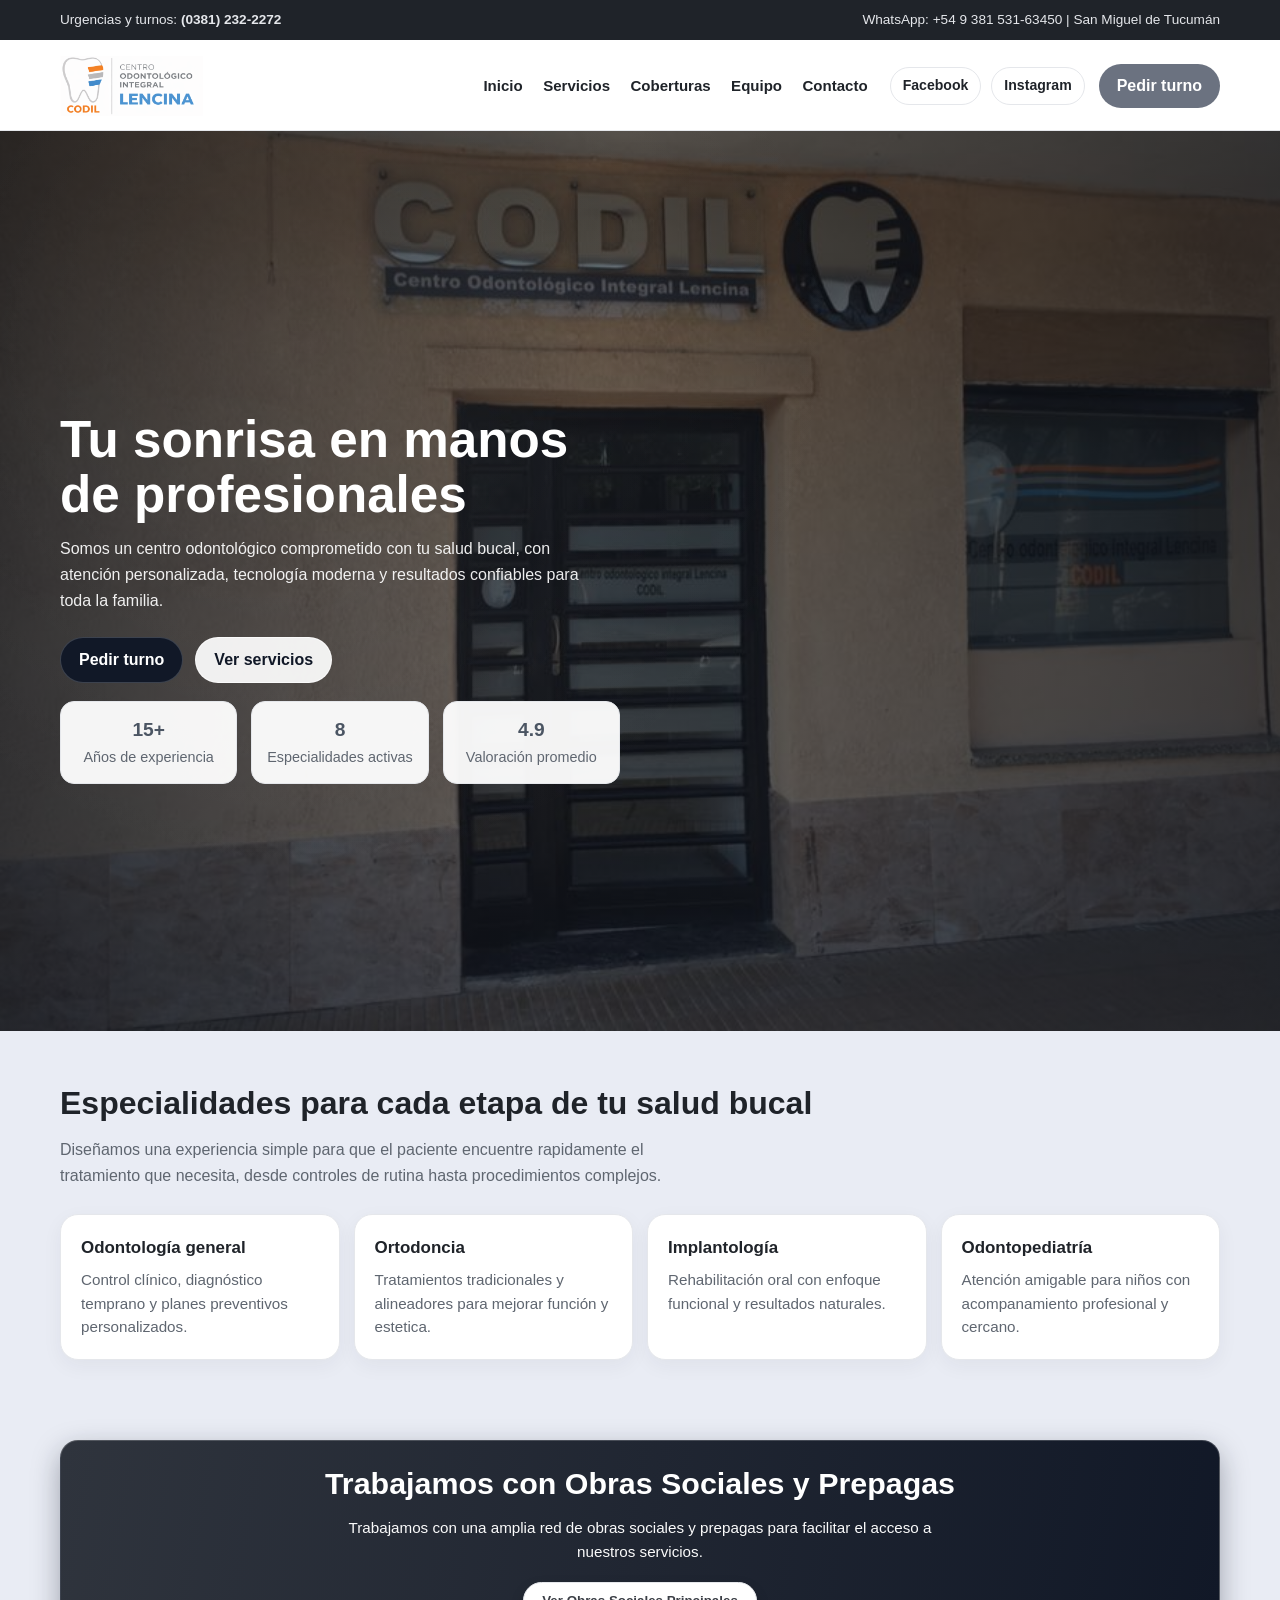
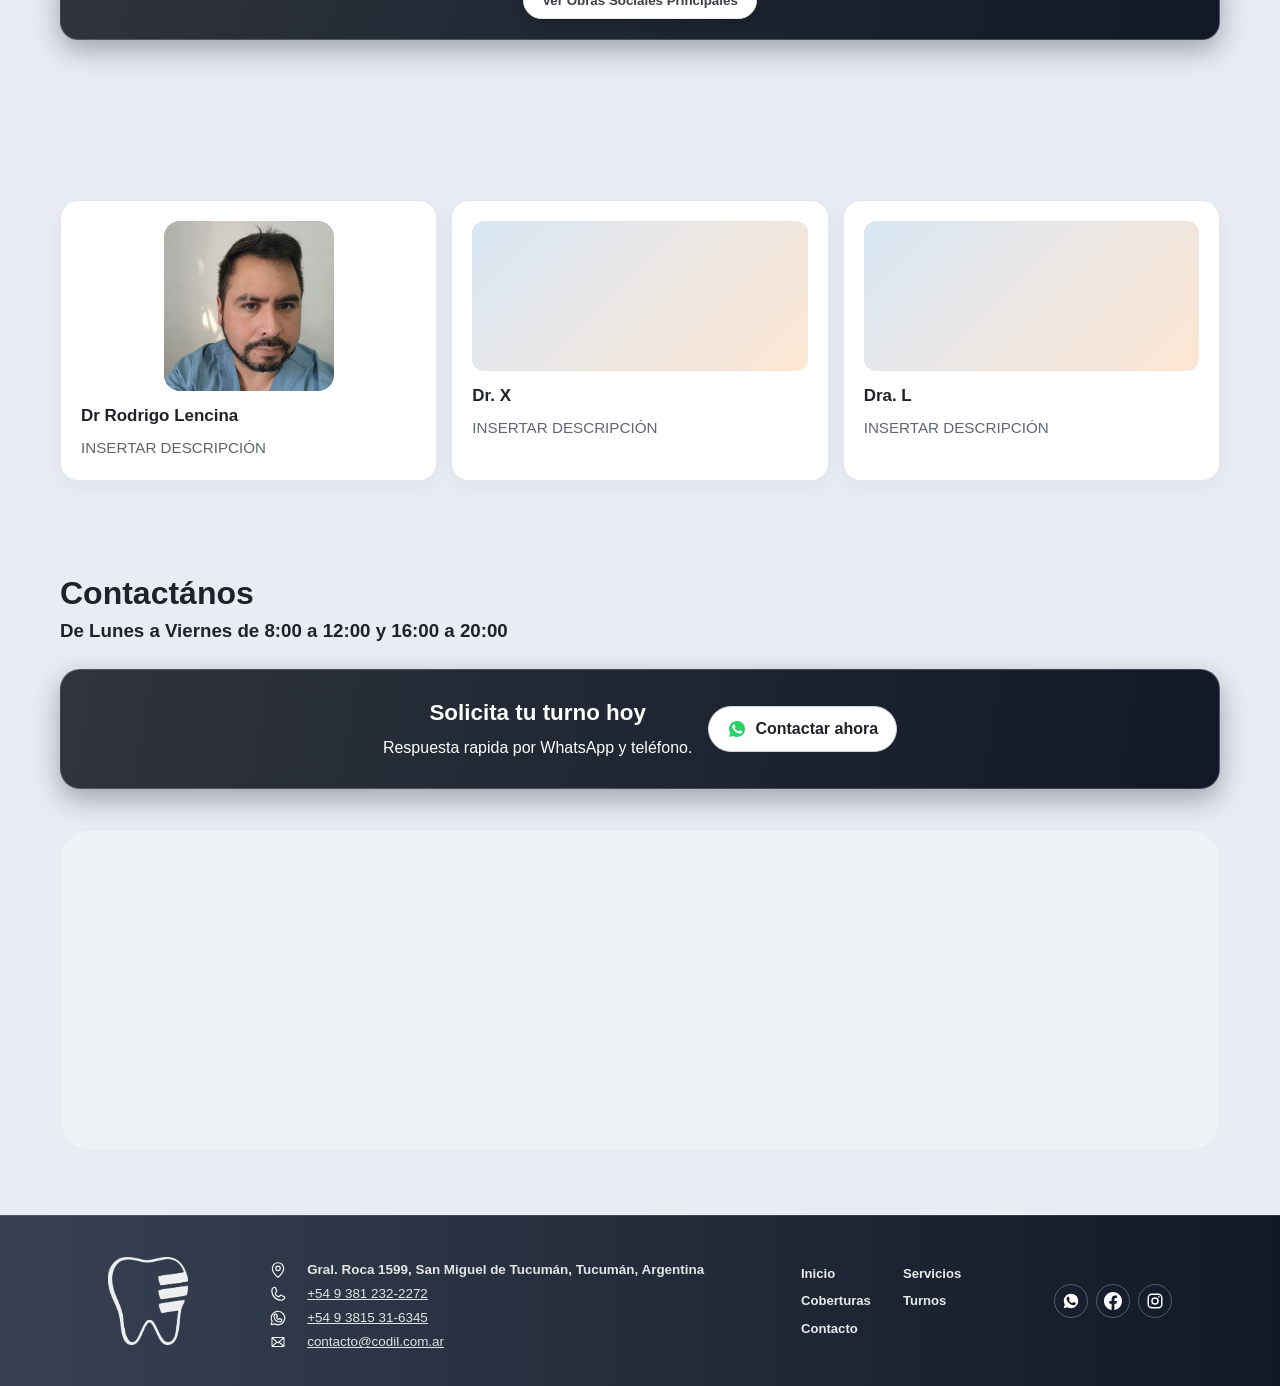
<file: index.html>
<!DOCTYPE html>
<html lang="es">

<head>
  <meta charset="UTF-8">
  <meta name="viewport" content="width=device-width, initial-scale=1.0">
  <title>CODIL | Centro Odontológico Integral Lencina</title>
  <link rel="icon" type="image/png" href="images/codil_logo1.png">
  <link rel="stylesheet" href="css/styles.css">
</head>

<body>
  <div class="topbar">
    <div class="container">
      <div>Urgencias y turnos: <strong>(0381) 232-2272</strong></div>
      <div>WhatsApp: <a
          href="https://wa.me/5493815316345?text=Hola%20CODIL%2C%20quiero%20consultar%20por%20un%20turno.">
          +54 9 381 531-63450 </a> | San Miguel de Tucumán</div>
    </div>
  </div>

  <header>
    <div class="container header-wrap">
      <a class="brand" href="#inicio" aria-label="CODIL Inicio">
        <img src="images/codil_logo.png" alt="Logo CODIL Centro Odontologico Integral Lencina">
      </a>
      <button id="menu-toggle" class="menu-toggle" type="button" aria-expanded="false" aria-controls="main-menu"
        aria-label="Abrir menu">
        <span></span><span></span><span></span>
      </button>
      <div id="main-menu" class="header-menu">
        <nav>
          <a href="#inicio">Inicio</a>
          <a href="#servicios">Servicios</a>
          <a href="#coberturas">Coberturas</a>
          <a href="#equipo">Equipo</a>
          <a href="#contacto">Contacto</a>
        </nav>
        <div class="social-links" aria-label="Redes sociales CODIL">
          <a href="https://www.facebook.com/CODILTUC" target="_blank" rel="noopener noreferrer"
            aria-label="Facebook CODIL">Facebook</a>
          <a href="https://www.instagram.com/codiltuc/" target="_blank" rel="noopener noreferrer"
            aria-label="Instagram CODIL">Instagram</a>
        </div>
        <a href="turnos.html" class="btn btn-primary">Pedir turno</a>
      </div>
    </div>
  </header>

  <main id="inicio" class="hero reveal">
    <div class="container hero-content">
      <section class="hero-panel reveal reveal-delay-1">
        <!--  <div class="badge">Centro Odontológico Integral</div> -->
        <h1>Tu sonrisa en manos de profesionales</h1>
        <p>
          Somos un centro odontológico comprometido con tu salud bucal, con atención
          personalizada, tecnología moderna y resultados confiables para toda la familia.
        </p>
        <div class="actions">
          <a href="turnos.html" class="btn btn-primary hero-btn">Pedir turno</a>
          <a href="#servicios" class="btn btn-outline hero-btn-alt">Ver servicios</a>
        </div>
        <div class="stats hero-stats">
          <div class="stat"><strong>15+</strong><span>Años de experiencia</span></div>
          <div class="stat"><strong>8</strong><span>Especialidades activas</span></div>
          <div class="stat"><strong>4.9</strong><span>Valoración promedio</span></div>
        </div>
      </section>
    </div>
  </main>

  <section class="section reveal" id="servicios">
    <div class="container">
      <div class="section-head reveal">
        <!-- <span class="badge">Servicios</span> -->
        <h2>Especialidades para cada etapa de tu salud bucal</h2>
        <p>
          Diseñamos una experiencia simple para que el paciente encuentre rapidamente el tratamiento
          que necesita, desde controles de rutina hasta procedimientos complejos.
        </p>
      </div>
      <div class="services-grid">
        <article class="card reveal reveal-delay-1">
          <h3>Odontología general</h3>
          <p>Control clínico, diagnóstico temprano y planes preventivos personalizados.</p>
        </article>
        <article class="card reveal reveal-delay-2">
          <h3>Ortodoncia</h3>
          <p>Tratamientos tradicionales y alineadores para mejorar función y estetica.</p>
        </article>
        <article class="card reveal reveal-delay-3">
          <h3>Implantología</h3>
          <p>Rehabilitación oral con enfoque funcional y resultados naturales.</p>
        </article>
        <article class="card reveal reveal-delay-4">
          <h3>Odontopediatría</h3>
          <p>Atención amigable para niños con acompanamiento profesional y cercano.</p>
        </article>
      </div>
    </div>
  </section>

  <section class="section reveal" id="coberturas">
    <div class="container">
      <article class="insurance-cta card">
        <h3>Trabajamos con Obras Sociales y Prepagas</h3>
        <p>
          Trabajamos con una amplia red de obras sociales y prepagas para facilitar el acceso
          a nuestros servicios.
        </p>
        <button id="open-obras-modal" class="btn btn-light" type="button">
          Ver Obras Sociales Principales
        </button>
      </article>
    </div>
  </section>

  <section class="section reveal" id="equipo">
    <div class="container">
      <div class="section-head reveal">
        <!--  <span class="badge">Equipo profesional</span> -->
        <h2>Profesionales que acompañan cada tratamiento</h2>
      </div>
      <div class="team-grid">
        <article class="card reveal reveal-delay-1">
          <img class="doctor-photo doctor-photo-image" src="images/RodrigoLencina.png" alt="Dr Rodrigo Lencina">
          <h3>Dr Rodrigo Lencina</h3>
          <p>INSERTAR DESCRIPCIÓN</p>
        </article>
        <article class="card reveal reveal-delay-2">
          <div class="doctor-photo"></div>
          <h3>Dr. X</h3>
          <p>INSERTAR DESCRIPCIÓN</p>
        </article>
        <article class="card reveal reveal-delay-3">
          <div class="doctor-photo"></div>
          <h3>Dra. L</h3>
          <p>INSERTAR DESCRIPCIÓN</p>
        </article>
      </div>
    </div>
  </section>

  <section class="section reveal" id="contacto">
    <div class="container contact-stack">
      <div class="section-head reveal reveal-delay-1 contact-card is-visible">
        <h2>Contactános</h2>
        <h3>De Lunes a Viernes de 8:00 a 12:00 y 16:00 a 20:00</h3>
        <!--   <ul class="contact-list">
          <li><strong>Direccion:</strong>Av. Gral. Roca 1599, San Miguel de Tucumán, Tucumán, Argentina</li>
          <li><strong>Maps:</strong> <a class="map-link" target="_blank" rel="noopener noreferrer" href="https://www.google.com/maps/search/?api=1&query=Av.+Gral.+Roca+1599,+San+Miguel+de+Tucuman,+Tucuman,+Argentina">Ver ubicación en Google Maps</a></li>
          <li><strong>Telefono:</strong> (0381) 232-2272</li>
          <li><strong>WhatsApp:</strong> +54 9 3815 31-6345</li>
          <li><strong>Email:</strong> contacto@codil.com.ar</li>
          <li><strong>Horario:</strong> Lun a Vie de 8:00 a 12:00 y 16:00 a 20:00</li>
        </ul> -->
        <div class="cta">
          <div>
            <h3>Solicita tu turno hoy</h3>
            <p>Respuesta rapida por WhatsApp y teléfono.</p>
          </div>
          <a href="https://wa.me/5493815316345?text=Hola%20CODIL%2C%20quiero%20consultar%20por%20un%20turno."
            class="btn btn-outline whatsapp-btn" target="_blank" rel="noopener noreferrer"
            aria-label="Contactar por WhatsApp">
            <svg viewBox="0 0 32 32" aria-hidden="true" focusable="false">
              <path fill="#25D366"
                d="M16.01 3.2c-7.08 0-12.8 5.72-12.8 12.78 0 2.26.6 4.46 1.72 6.4L3.1 28.8l6.57-1.75a12.8 12.8 0 0 0 6.34 1.7h.01c7.06 0 12.78-5.72 12.78-12.8 0-3.43-1.34-6.66-3.76-9.08A12.73 12.73 0 0 0 16 3.2Z" />
              <path fill="#fff"
                d="M23.42 19.15c-.4-.2-2.34-1.16-2.7-1.29-.36-.13-.62-.2-.88.2-.26.4-1 1.29-1.23 1.56-.22.26-.45.3-.84.1-.4-.2-1.67-.62-3.18-1.97-1.18-1.06-1.98-2.37-2.2-2.77-.23-.4-.02-.61.17-.81.17-.17.4-.45.6-.68.2-.23.27-.4.4-.66.13-.27.07-.5-.03-.7-.1-.2-.88-2.13-1.2-2.92-.31-.75-.63-.65-.88-.66h-.75c-.27 0-.7.1-1.06.5-.36.4-1.39 1.36-1.39 3.33 0 1.96 1.42 3.86 1.62 4.12.2.27 2.8 4.27 6.79 5.98.95.41 1.69.65 2.27.83.95.3 1.81.26 2.49.16.76-.11 2.34-.95 2.67-1.87.33-.92.33-1.7.23-1.87-.1-.16-.36-.26-.75-.46Z" />
            </svg>
            Contactar ahora
          </a>
        </div>
      </div>
      <div class="map-frame reveal reveal-delay-2">
        <iframe title="Ubicacion CODIL en Google Maps"
          src="https://maps.google.com/maps?q=Av.%20Gral.%20Roca%201599,%20San%20Miguel%20de%20Tucuman,%20Tucuman,%20Argentina&t=&z=16&ie=UTF8&iwloc=&output=embed"
          loading="lazy" referrerpolicy="no-referrer-when-downgrade" allowfullscreen>
        </iframe>
      </div>
    </div>
  </section>

  <div id="obras-modal" class="modal-overlay" aria-hidden="true">
    <div class="modal-card" role="dialog" aria-modal="true" aria-labelledby="obras-modal-title">
      <button id="close-obras-modal" class="modal-close" type="button" aria-label="Cerrar modal">x</button>
      <h3 id="obras-modal-title">Obras Sociales Principales</h3>
      <p>
        Trabajamos con una amplia red de obras sociales y prepagas. A continuación, se muestran las principales:
      </p>
      <div class="insurance-grid">
        <div class="insurance-item"><img class="insurance-logo-img" src="images/obrasSociales/ipsst.png"
            alt="Logo IPSST"><span>Subsidio de Salud</span></div>
        <div class="insurance-item"><img class="insurance-logo-img" src="images/obrasSociales/sancor.png"
            alt="Logo Sancor Salud"><span>Sancor Salud</span></div>
        <div class="insurance-item"><img class="insurance-logo-img" src="images/obrasSociales/ospe.jpg"
            alt="Logo OSPE"><span>OSPE</span></div>
        <div class="insurance-item"><img class="insurance-logo-img" src="images/obrasSociales/swiss.png"
            alt="Logo Swiss Medical"><span>Swiss Medical</span></div>
        <div class="insurance-item"><span class="insurance-logo">OG</span><span>OSSEG</span></div>
        <div class="insurance-item"><span class="insurance-logo">+</span><span>Prepagas varias</span></div>
      </div>
      <p class="modal-note">Para consultar si tu obra social esta incluida, por favor contactanos.</p>
    </div>
  </div>

  <footer>
    <div class="container footer-wrap">
      <a class="footer-brand" href="#inicio" aria-label="CODIL Inicio">
        <img src="images/codil_logo1.png" alt="Logo CODIL">
      </a>
      <div class="contact-list">     
          <div class="contact-data">
            <svg xmlns="http://www.w3.org/2000/svg" width="20" height="20" fill="#fcfcfc" viewBox="0 0 256 256">
              <path
                d="M128,64a40,40,0,1,0,40,40A40,40,0,0,0,128,64Zm0,64a24,24,0,1,1,24-24A24,24,0,0,1,128,128Zm0-112a88.1,88.1,0,0,0-88,88c0,31.4,14.51,64.68,42,96.25a254.19,254.19,0,0,0,41.45,38.3,8,8,0,0,0,9.18,0A254.19,254.19,0,0,0,174,200.25c27.45-31.57,42-64.85,42-96.25A88.1,88.1,0,0,0,128,16Zm0,206c-16.53-13-72-60.75-72-118a72,72,0,0,1,144,0C200,161.23,144.53,209,128,222Z">
              </path>
            </svg>
            <a class="map-link" target="_blank" rel="noopener noreferrer"
              href="https://www.google.com/maps/search/?api=1&query=Av.+Gral.+Roca+1599,+San+Miguel+de+Tucuman,+Tucuman,+Argentina">
              Gral. Roca 1599, San Miguel de Tucumán, Tucumán, Argentina</a>
          </div>
          <div class="contact-data">
            <svg xmlns="http://www.w3.org/2000/svg" width="20" height="20" fill="#fcfcfc" viewBox="0 0 256 256">
              <path
                d="M222.37,158.46l-47.11-21.11-.13-.06a16,16,0,0,0-15.17,1.4,8.12,8.12,0,0,0-.75.56L134.87,160c-15.42-7.49-31.34-23.29-38.83-38.51l20.78-24.71c.2-.25.39-.5.57-.77a16,16,0,0,0,1.32-15.06l0-.12L97.54,33.64a16,16,0,0,0-16.62-9.52A56.26,56.26,0,0,0,32,80c0,79.4,64.6,144,144,144a56.26,56.26,0,0,0,55.88-48.92A16,16,0,0,0,222.37,158.46ZM176,208A128.14,128.14,0,0,1,48,80,40.2,40.2,0,0,1,82.87,40a.61.61,0,0,0,0,.12l21,47L83.2,111.86a6.13,6.13,0,0,0-.57.77,16,16,0,0,0-1,15.7c9.06,18.53,27.73,37.06,46.46,46.11a16,16,0,0,0,15.75-1.14,8.44,8.44,0,0,0,.74-.56L168.89,152l47,21.05h0s.08,0,.11,0A40.21,40.21,0,0,1,176,208Z">
              </path>
            </svg>
            <a href="tel:+543812322272">+54 9 381 232-2272</a>
          </div>
          <div class="contact-data">
            <svg xmlns="http://www.w3.org/2000/svg" width="20" height="20" fill="#fcfcfc" viewBox="0 0 256 256">
              <path
                d="M187.58,144.84l-32-16a8,8,0,0,0-8,.5l-14.69,9.8a40.55,40.55,0,0,1-16-16l9.8-14.69a8,8,0,0,0,.5-8l-16-32A8,8,0,0,0,104,64a40,40,0,0,0-40,40,88.1,88.1,0,0,0,88,88,40,40,0,0,0,40-40A8,8,0,0,0,187.58,144.84ZM152,176a72.08,72.08,0,0,1-72-72A24,24,0,0,1,99.29,80.46l11.48,23L101,118a8,8,0,0,0-.73,7.51,56.47,56.47,0,0,0,30.15,30.15A8,8,0,0,0,138,155l14.61-9.74,23,11.48A24,24,0,0,1,152,176ZM128,24A104,104,0,0,0,36.18,176.88L24.83,210.93a16,16,0,0,0,20.24,20.24l34.05-11.35A104,104,0,1,0,128,24Zm0,192a87.87,87.87,0,0,1-44.06-11.81,8,8,0,0,0-6.54-.67L40,216,52.47,178.6a8,8,0,0,0-.66-6.54A88,88,0,1,1,128,216Z">
              </path>
            </svg>
            <a href="https://wa.me/543815316345" target="_blank">
              +54 9 3815 31-6345
            </a>
          </div>
          <div class="contact-data">
            <svg xmlns="http://www.w3.org/2000/svg" width="16" height="16" fill="#fcfcfc" viewBox="0 0 256 256">
              <path
                d="M224,48H32a8,8,0,0,0-8,8V192a16,16,0,0,0,16,16H216a16,16,0,0,0,16-16V56A8,8,0,0,0,224,48Zm-96,85.15L52.57,64H203.43ZM98.71,128,40,181.81V74.19Zm11.84,10.85,12,11.05a8,8,0,0,0,10.82,0l12-11.05,58,53.15H52.57ZM157.29,128,216,74.18V181.82Z">
              </path>
            </svg>
            <a href="mailto:correo@ejemplo.com">
              contacto@codil.com.ar</a>
        </div>
      </div>

      <nav class="footer-nav" aria-label="Navegacion footer">
        <a href="#inicio">Inicio</a>
        <a href="#servicios">Servicios</a>
        <a href="#coberturas">Coberturas</a>
        <a href="turnos.html">Turnos</a>
        <a href="#contacto">Contacto</a>
      </nav>
      <div class="footer-social" aria-label="Redes sociales">
        <a class="social-icon"
          href="https://wa.me/5493815316345?text=Hola%20CODIL%2C%20quiero%20consultar%20por%20un%20turno."
          target="_blank" rel="noopener noreferrer" aria-label="WhatsApp CODIL">
          <svg viewBox="0 0 32 32" aria-hidden="true" focusable="false">
            <path fill="currentColor"
              d="M16.01 3.2c-7.08 0-12.8 5.72-12.8 12.78 0 2.26.6 4.46 1.72 6.4L3.1 28.8l6.57-1.75a12.8 12.8 0 0 0 6.34 1.7h.01c7.06 0 12.78-5.72 12.78-12.8 0-3.43-1.34-6.66-3.76-9.08A12.73 12.73 0 0 0 16 3.2Z" />
            <path fill="#141414"
              d="M23.42 19.15c-.4-.2-2.34-1.16-2.7-1.29-.36-.13-.62-.2-.88.2-.26.4-1 1.29-1.23 1.56-.22.26-.45.3-.84.1-.4-.2-1.67-.62-3.18-1.97-1.18-1.06-1.98-2.37-2.2-2.77-.23-.4-.02-.61.17-.81.17-.17.4-.45.6-.68.2-.23.27-.4.4-.66.13-.27.07-.5-.03-.7-.1-.2-.88-2.13-1.2-2.92-.31-.75-.63-.65-.88-.66h-.75c-.27 0-.7.1-1.06.5-.36.4-1.39 1.36-1.39 3.33 0 1.96 1.42 3.86 1.62 4.12.2.27 2.8 4.27 6.79 5.98.95.41 1.69.65 2.27.83.95.3 1.81.26 2.49.16.76-.11 2.34-.95 2.67-1.87.33-.92.33-1.7.23-1.87-.1-.16-.36-.26-.75-.46Z" />
          </svg>
        </a>
        <a class="social-icon" href="https://www.facebook.com/CODILTUC" target="_blank" rel="noopener noreferrer"
          aria-label="Facebook CODIL">
          <svg viewBox="0 0 24 24" aria-hidden="true" focusable="false">
            <path fill="currentColor"
              d="M24 12.07C24 5.4 18.63 0 12 0S0 5.4 0 12.07c0 6.03 4.39 11.02 10.13 11.93v-8.43H7.08v-3.5h3.05V9.41c0-3.03 1.79-4.7 4.54-4.7 1.31 0 2.68.24 2.68.24v2.98h-1.51c-1.49 0-1.95.93-1.95 1.88v2.26h3.33l-.53 3.5h-2.8V24C19.61 23.09 24 18.1 24 12.07Z" />
          </svg>
        </a>
        <a class="social-icon" href="https://www.instagram.com/codiltuc/" target="_blank" rel="noopener noreferrer"
          aria-label="Instagram CODIL">
          <svg viewBox="0 0 24 24" aria-hidden="true" focusable="false">
            <path fill="currentColor"
              d="M7.75 2h8.5A5.75 5.75 0 0 1 22 7.75v8.5A5.75 5.75 0 0 1 16.25 22h-8.5A5.75 5.75 0 0 1 2 16.25v-8.5A5.75 5.75 0 0 1 7.75 2Zm-.2 1.9A3.65 3.65 0 0 0 3.9 7.55v8.9a3.65 3.65 0 0 0 3.65 3.65h8.9a3.65 3.65 0 0 0 3.65-3.65v-8.9a3.65 3.65 0 0 0-3.65-3.65h-8.9Zm9.65 1.45a1.1 1.1 0 1 1 0 2.2 1.1 1.1 0 0 1 0-2.2ZM12 7a5 5 0 1 1 0 10 5 5 0 0 1 0-10Zm0 1.9A3.1 3.1 0 1 0 12 15.1 3.1 3.1 0 0 0 12 8.9Z" />
          </svg>
        </a>
      </div>
    </div>
  </footer>
  <script src="js/main.js"></script>
</body>

</html>
</file>
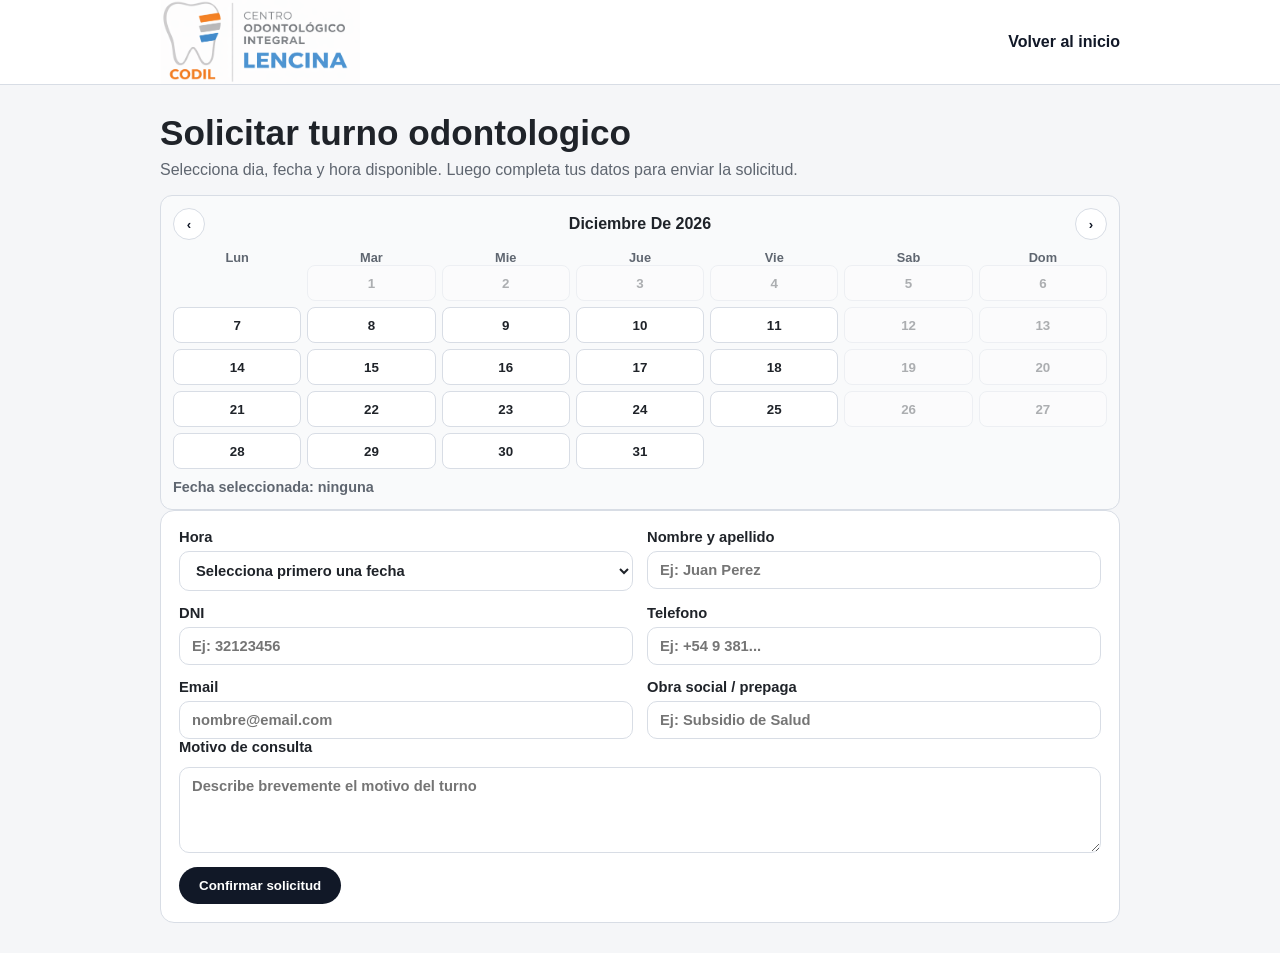
<file: turnos.html>
<!DOCTYPE html>
<html lang="es">
<head>
  <meta charset="UTF-8">
  <meta name="viewport" content="width=device-width, initial-scale=1.0">
  <title>CODIL | Solicitar turno</title>
  <link rel="icon" type="image/png" href="images/codil_logo1.png">
  <link rel="stylesheet" href="css/turnos.css">
</head>
<body>
  <header class="top">
    <div class="container top-wrap">
      <a href="index.html" class="brand" aria-label="Volver al inicio">
        <img src="images/codil_logo.png" alt="Logo CODIL">
      </a>
      <a class="back-link" href="index.html">Volver al inicio</a>
    </div>
  </header>

  <main class="container">
    <section class="hero">
      <h1>Solicitar turno odontologico</h1>
      <p>Selecciona dia, fecha y hora disponible. Luego completa tus datos para enviar la solicitud.</p>
    </section>

    <div class="calendar card-lite">
      <div class="calendar-head">
        <button id="prev-mes" type="button" aria-label="Mes anterior">‹</button>
        <strong id="mes-actual">Mes</strong>
        <button id="next-mes" type="button" aria-label="Mes siguiente">›</button>
      </div>
      <div class="calendar-week">
        <span>Lun</span><span>Mar</span><span>Mie</span><span>Jue</span><span>Vie</span><span>Sab</span><span>Dom</span>
      </div>
      <div id="calendar-grid" class="calendar-grid" aria-label="Calendario de fechas"></div>
          <p id="fecha-seleccionada" class="fecha-seleccionada">Fecha seleccionada: ninguna</p>
    </div>

    <section class="card">
      <form id="turno-form" novalidate>
        <input id="dia" name="dia" type="hidden">
        <input id="fecha" name="fecha" type="hidden">

        <div class="grid">
          <label>
            Hora
            <select id="hora" name="hora" required>
              <option value="">Selecciona primero una fecha</option>
            </select>
          </label>

          <label>
            Nombre y apellido
            <input name="nombre" type="text" placeholder="Ej: Juan Perez" required>
          </label>

          <label>
            DNI
            <input name="dni" type="text" inputmode="numeric" placeholder="Ej: 32123456" required>
          </label>

          <label>
            Telefono
            <input name="telefono" type="tel" placeholder="Ej: +54 9 381..." required>
          </label>

          <label>
            Email
            <input name="email" type="email" placeholder="nombre@email.com" required>
          </label>

          <label>
            Obra social / prepaga
            <input name="cobertura" type="text" placeholder="Ej: Subsidio de Salud">
          </label>
        </div>

       
        <label>
          Motivo de consulta
          <textarea name="motivo" rows="4" placeholder="Describe brevemente el motivo del turno"></textarea>
        </label>

        <div class="actions">
          <button type="submit">Confirmar solicitud</button>
          <p id="estado" class="estado" aria-live="polite"></p>
        </div>
      </form>
    </section>
  </main>

  <script src="js/turnos.js"></script>
</body>
</html>
</file>
<file: css/styles.css>
:root {
  --blue: #4b5563;
  --orange: #6b7280;
  --gray-900: #1f2329;
  --gray-700: #5f6670;
  --gray-500: #9ca3af;
  --gray-200: #e5e7eb;
  --gray-100: #e9ecf4;
  --white: #ffffff;
}

* {
  margin: 0;
  padding: 0;
  box-sizing: border-box;
}

body {
  font-family: "Segoe UI", Arial, sans-serif;
  line-height: 1.5;
  background: var(--gray-100);
  color: var(--gray-900);
  text-rendering: optimizeLegibility;
  -webkit-font-smoothing: antialiased;
  -moz-osx-font-smoothing: grayscale;
}

html {
  scroll-behavior: smooth;
}

#inicio,
#servicios,
#equipo,
#coberturas,
#contacto {
  scroll-margin-top: 130px;
}

.container {
  width: min(1160px, 92%);
  margin: 0 auto;
}


.topbar {
  background: var(--gray-900);
  color: #e5e7eb;
  font-size: 0.85rem;
}

.topbar .container {
  min-height: 40px;
  display: flex;
  align-items: center;
  justify-content: space-between;
  gap: 16px;
  flex-wrap: wrap;
  padding: 8px 0;
}

.topbar a {
  color: #e5e7eb;
  text-decoration: none;
}

header {
  background: var(--white);
  border-bottom: 1px solid var(--gray-200);
  position: sticky;
  top: 0px;
  z-index: 50;
}

.header-wrap {
  display: flex;
  justify-content: space-between;
  align-items: center;
  padding: 16px 0 14px;
  gap: 16px;
  flex-wrap: wrap;
  position: relative;
  }

.brand {
  display: flex;
  align-items: center;
  gap: 14px;
}

.brand img {
  max-height: 60px;
  display: block;
  
}

.header-menu {
  display: flex;
  align-items: center;
  gap: 14px;
  margin-left: auto;
}

.social-links {
  display: inline-flex;
  align-items: center;
  gap: 10px;
  margin-left: 8px;
}

.menu-toggle {
  display: none;
  width: 42px;
  height: 42px;
  border: 1px solid var(--gray-200);
  border-radius: 10px;
  background: #fff;
  padding: 8px;
  cursor: pointer;
  flex-direction: column;
  justify-content: center;
  gap: 5px;
}

.menu-toggle span {
  display: block;
  height: 2px;
  width: 100%;
  background: #374151;
  border-radius: 999px;
}

.social-links a {
  text-decoration: none;
  color: var(--gray-900);
  font-size: 0.88rem;
  font-weight: 700;
  border: 1px solid var(--gray-200);
  border-radius: 999px;
  padding: 7px 12px;
  background: #fff;
}

.social-links a:hover {
  border-color: #9ca3af;
  background: #f3f4f6;
}

nav a {
  text-decoration: none;
  color: var(--gray-900);
  margin-left: 16px;
  font-weight: 600;
  font-size: 0.94rem;
}

nav a:hover {
  color: var(--blue);
}

.btn {
  border: none;
  border-radius: 999px;
  padding: 10px 18px;
  font-weight: 700;
  cursor: pointer;
  text-decoration: none;
  display: inline-flex;
  align-items: center;
  justify-content: center;
  transition: transform 0.2s ease;
}

.btn:hover {
  transform: translateY(-1px);
}

.btn-primary {
  background: var(--orange);
  color: #fff;
}

.btn-outline {
  background: var(--white);
  color: var(--gray-900);
  border: 1px solid #d1d5db;
}

.whatsapp-btn {
  gap: 8px;
  font-weight: 700;
   max-width: 80%;
}


.whatsapp-btn svg {
  width: 20px;
  height: 20px;
  display: block;
  flex-shrink: 0;
}

.btn-light {
  background: #fff;
  color: #3b3f46;
  border: 1px solid #e5e7eb;
  box-shadow: 0 6px 14px rgba(0, 0, 0, 0.16);
}

.hero {
  position: relative;
    min-height: 100vh;
  display: flex;
  align-items: center;
  padding: 72px 0 54px;
  background-image:
    linear-gradient(
      95deg,
      rgba(12, 16, 22, 0.86) 0%,
      rgba(12, 16, 22, 0.62) 46%,
      rgba(12, 16, 22, 0.8) 100%
    ),
    url("../images/hero.jpg");
  background-size: cover;
 /*  background-position: center; */
  background-repeat: no-repeat;
   background-attachment: fixed;
}

.hero::before {
  content: "";
  position: absolute;
  inset: 0;
  background: radial-gradient(
    circle at 24% 24%,
    rgba(255, 255, 255, 0.06),
    transparent 45%
  );
  pointer-events: none;
}

.hero > .container {
  position: relative;
  z-index: 1;
}

.hero-content {
  min-height: 420px;
  display: flex;
  align-items: center;
}

/* .badge {
  display: inline-block;
  background: rgba(255, 255, 255, 0.14);
  border: 1px solid rgba(255, 255, 255, 0.28);
  border-radius: 999px;
  padding: 8px 14px;
  color: #0d0d0e;
  font-size: 0.78rem;
  letter-spacing: 0.06em;
  text-transform: uppercase;
  font-weight: 700;
} */

h1 {
  margin: 16px 0 14px;
  font-size: clamp(2rem, 4vw, 3.25rem);
  line-height: 1.08;
  color: #fff;
}

.hero p {
  color: rgba(255, 255, 255, 0.92);
  line-height: 1.6;
  margin: 0;
  max-width: 60ch;
}

.actions {
  margin-top: 24px;
  display: flex;
  gap: 12px;
  flex-wrap: wrap;
}

.hero-panel {
  max-width: 560px;
}

.hero-btn {
  background: #111827;
  color: #fff;
  border: 1px solid rgba(255, 255, 255, 0.18);
}

.hero-btn-alt {
  background: rgba(255, 255, 255, 0.92);
  color: #111827;
  border: 1px solid rgba(255, 255, 255, 0.65);
}

.hero-stats .stat {
  background: rgba(255, 255, 255, 0.95);
}

.stats {
  margin-top: 18px;
  display: grid;
  grid-template-columns: repeat(3, 1fr);
  gap: 14px;
}

.stat {
  background: var(--white);
  border: 1px solid var(--gray-200);
  border-radius: 14px;
  padding: 14px;
  text-align: center;
}

.stat strong {
  display: block;
  font-size: 1.2rem;
  color: var(--blue);
}

.stat span {
  font-size: 0.9rem;
  color: var(--gray-700);
}

.section {
  padding: 40px 0;
}

.section-head {
  margin-bottom: 24px;
}

.section-head h2 {
  margin: 8px 0 0;
  font-size: clamp(1.6rem, 2.5vw, 2.2rem);
}

.section-head p {
  margin-top: 10px;
  color: var(--gray-700);
  max-width: 70ch;
  line-height: 1.65;
}

.services-grid {
  display: grid;
  grid-template-columns: repeat(4, 1fr);
  gap: 14px;
}

.card {
  background: var(--white);
  border: 1px solid var(--gray-200);
  border-radius: 18px;
  padding: 20px;
  box-shadow: 0 6px 20px rgba(30, 41, 59, 0.05);
}

.card h3 {
  margin: 0 0 8px;
  font-size: 1.06rem;
  color: var(--gray-900);
}

.card p {
  margin: 0;
  color: var(--gray-700);
  line-height: 1.55;
  font-size: 0.95rem;
}

.split {
  display: grid;
  grid-template-columns: 1fr 1fr;
  gap: 18px;
  align-items: stretch;
}

.panel-blue {
  background: var(--blue);
  color: #fff;
}

.panel-blue p {
  color: rgba(255, 255, 255, 0.9);
  margin: 8px 0 0;
  line-height: 1.6;
}

.insurance-cta {
  text-align: center;
background: linear-gradient(100deg, #2f343d, #111827);
  color: #fff;
  border: 1px solid rgba(255, 255, 255, 0.18);
  box-shadow: 0 10px 28px rgba(17, 24, 39, 0.35);
}

.insurance-cta h3 {
  color: #fff;
  margin-bottom: 10px;
  font-size: 1.9rem;
}

.insurance-cta p {
  color: rgba(255, 255, 255, 0.98);
  font-weight: 500;
  margin-bottom: 18px;
  max-width: 70ch;
  margin-left: auto;
  margin-right: auto;
}

.team-grid {
  display: grid;
  grid-template-columns: repeat(3, 1fr);
  gap: 14px;
}

.doctor-photo {
  border-radius: 12px;
  background: linear-gradient(
    135deg,
    rgba(81, 148, 208, 0.22),
    rgba(245, 130, 32, 0.2)
  );
  height: 150px;
  margin-bottom: 12px;
}

.doctor-photo-image {
  display: block;
  width: 170px;
  height: 170px;
  margin: 0 auto 12px;
  object-fit: cover;
  object-position: center 20%;
  border-radius: 16px;
  background: #dfe7ef;
}

.contact-grid {
  display: flex;
  gap: 16px;
}

.contact-stack {
  display: grid;
  gap: 16px;
}

.contact-card h3 {
  margin-top: 0;
}

.contact-list {
  padding: 0;
  margin: 10px 0 0;
  color: var(--gray-700);
  line-height: 1.8;
}

.contact-data{
  display: flex;
  align-items: center;
  gap: 20px;
}

.map-link {
  color: var(--blue);
  font-weight: 600;
  text-decoration: none;
}

.map-link:hover {
  text-decoration: underline;
}

.map-frame {
  border: 1px solid var(--gray-200);
  border-radius: 14px;
  overflow: hidden;
  min-height: 320px;
  background: #eef2f6; 
  display: flex;
    justify-content: center;
    justify-items: center;
    border-radius: 30px;
}

.map-frame iframe {
 
  width: 80%;
  height: 320px;
  border: 0;
  display: block;

}

.cta {
  margin-top: 24px;
  padding: 26px;
  border-radius: 20px;
  background: linear-gradient(100deg, #2f343d, #111827);
  color: #fff;
  border: 1px solid rgba(255, 255, 255, 0.18);
  box-shadow: 0 10px 28px rgba(17, 24, 39, 0.35);
  color: #fff;
  display: flex;
  align-items: center;
  justify-content: center;
  gap: 16px;
  flex-wrap: wrap;
  text-align: center;
  transform: none;
}

.cta h3 {
  margin: 0;
  font-size: 1.4rem;
  color: #ffffff;
}

.cta p {
  margin: 6px 0 0;
  color: rgba(255, 255, 255, 1);
  font-weight: 500;
}

.cta > div {
  display: flex;
  flex-direction: column;
  
}

footer {
  margin-top: 24px;
  background: linear-gradient(90deg, #374151, #111827);
  border-top: 1px solid rgba(255, 255, 255, 0.12);
  padding: 16px 0;
  color: rgba(255, 255, 255, 0.92);
  font-size: 0.84rem;
}

.footer-wrap {
  display: flex;
  justify-content: space-around;
  align-items: center;
  gap: 16px;
  padding: 1rem;
}

.footer-wrap a{
color: rgb(228, 228, 228);
display: flex;
justify-content: center;
}

.footer-brand img {
  width: 80px;
  display: block;
  filter: brightness(0) invert(1);
  opacity: 0.92;
}

.footer-nav {
  display: grid;
  grid-template-columns: 1fr 1fr;
  gap: 8px 16px;
  justify-items: start;
}

.footer-nav a {
  text-decoration: none;
  color: rgba(255, 255, 255, 0.9);
  font-weight: 600;
  font-size: 0.82rem;
}

.footer-nav a:hover {
  color: #ffffff;
  text-decoration: underline;
}

.footer-social {
  display: flex;
  gap: 8px;
  justify-content: flex-end;
  flex-wrap: wrap;
}

.social-icon {
  text-decoration: none;
  color: rgba(255, 255, 255, 0.95);
  border: 1px solid rgba(255, 255, 255, 0.28);
  border-radius: 50%;
  width: 34px;
  height: 34px;
  display: inline-flex;
  align-items: center;
  justify-content: center;
}

.social-icon svg {
  width: 18px;
  height: 18px;
  display: block;
}

.social-icon:hover {
  background: rgba(255, 255, 255, 0.12);
}

svg {
  width: 18px;
  color: white;
}

.modal-open {
  overflow: hidden;
}

.modal-overlay {
  position: fixed;
  inset: 0;
  background: rgba(15, 23, 42, 0.45);
  display: flex;
  align-items: center;
  justify-content: center;
  padding: 20px;
  z-index: 120;
  opacity: 0;
  pointer-events: none;
  transition: opacity 0.25s ease;
}

.modal-overlay.is-open {
  opacity: 1;
  pointer-events: auto;
}

.modal-card {
  width: min(760px, 100%);
  max-height: 88vh;
  overflow-y: auto;
  background: #fff;
  border-radius: 14px;
  padding: 24px 20px;
  position: relative;
  border: 1px solid #d5e2ef;
  box-shadow: 0 18px 40px rgba(15, 23, 42, 0.24);
}

.modal-card h3 {
  margin: 0 0 12px;
  color: var(--blue);
  font-size: 2rem;
}

.modal-card p {
  margin: 0;
  color: #4b5563;
  line-height: 1.6;
}

.modal-close {
  position: absolute;
  top: 12px;
  right: 12px;
  width: 28px;
  height: 28px;
  border-radius: 8px;
  border: 1px solid #e5e7eb;
  background: #fff;
  color: #9ca3af;
  font-size: 0.95rem;
  cursor: pointer;
}

.insurance-grid {
  margin-top: 18px;
  display: grid;
  grid-template-columns: 1fr 1fr;
  gap: 14px 22px;
}

.insurance-item {
  display: flex;
  align-items: center;
  gap: 12px;
  color: #374151;
  font-weight: 600;
  font-size: 1.05rem;
}

.insurance-logo {
  width: 62px;
  height: 62px;
  border-radius: 12px;
  border: 1px solid #d7e3ef;
  background: #fff;
  display: inline-flex;
  align-items: center;
  justify-content: center;
  font-size: 1.1rem;
  font-weight: 700;
  color: var(--orange);
  box-shadow: 0 6px 12px rgba(0, 0, 0, 0.07);
  flex-shrink: 0;
}

.insurance-logo-img {
  width: 62px;
  height: 62px;
  border-radius: 12px;
  border: 1px solid #d7e3ef;
  background: #fff;
  object-fit: contain;
  padding: 6px;
  box-shadow: 0 6px 12px rgba(0, 0, 0, 0.07);
  flex-shrink: 0;
}

.modal-note {
  margin-top: 18px !important;
  color: #6b7280 !important;
}

.reveal {
  opacity: 0;
  transform: translateY(12px);
  transition:
    opacity 0.7s ease,
    transform 0.7s ease;
}

.reveal.is-visible {
  opacity: 1;
  transform: translateY(0);
}

.reveal-delay-1 {
  transition-delay: 0.08s;
}
.reveal-delay-2 {
  transition-delay: 0.16s;
}
.reveal-delay-3 {
  transition-delay: 0.24s;
}
.reveal-delay-4 {
  transition-delay: 0.32s;
}

@media (prefers-reduced-motion: reduce) {
  .reveal,
  .reveal.is-visible {
    opacity: 1;
    transform: none;
    transition: none;
  }
}

@media (max-width: 1024px) {
  .services-grid {
    grid-template-columns: repeat(2, 1fr);
  }
  .team-grid {
    grid-template-columns: repeat(2, 1fr);
  }
}

@media (max-width: 978px) {
  .brand img {
    max-height: 60px;
  }

  .hero-grid,
  .split,
  .contact-grid,
  .stats {
    grid-template-columns: 1fr;
  }

  .hero-content {
    min-height: 360px;
  }

  .topbar .container {
    justify-content: center;
    text-align: center;
  }

  .menu-toggle {
    display: inline-flex;
    width: 38px;
    height: 38px;
    padding: 7px;
    border-radius: 9px;
  }

  .header-menu {
    width: 100%;
    order: 3;
    display: none;
    margin-top: 0;
    padding: 0;
    border: 0 solid transparent;
    border-radius: 10px;
    background: #fff;
    flex-direction: column;
    align-items: stretch;
    gap: 8px;
    max-height: 0;
    opacity: 0;
    transform: translateY(-8px);
    pointer-events: none;
    overflow: hidden;
    transition:
      max-height 0.28s ease,
      opacity 0.22s ease,
      transform 0.22s ease;
  }

  .header-menu.is-open {
    margin-top: 4px;
    padding: 8px;
    border-width: 1px;
    border-color: var(--gray-200);
    max-height: 300px;
    opacity: 1;
    transform: translateY(0);
    pointer-events: auto;
  }

  .header-menu nav {
    display: grid;
    gap: 4px;
  }

  .header-menu nav a {
    margin: 0;
    padding: 6px 8px;
    border-radius: 8px;
    background: #f9fafb;
    font-size: 0.88rem;
  }

  .header-menu .btn {
    width: 100%;
    min-height: 36px;
    padding: 8px 12px;
    font-size: 0.88rem;
  }

  .social-links {
    width: 100%;
    justify-content: center;
    margin: 0;
    gap: 8px;
  }

  .social-links a {
    padding: 5px 10px;
    font-size: 0.8rem;
  }

  .footer-wrap {
    grid-template-columns: 1fr;
    text-align: center;
  }

  .footer-brand img {
    margin: 0 auto;
  }

  .footer-nav {
    justify-items: center;
  }

  .footer-social {
    justify-content: center;
}

@media (max-width: 640px) {
  .services-grid,
  .team-grid {
    grid-template-columns: 1fr;
  }

  .insurance-cta h3 {
    font-size: 1.4rem;
  }

  .insurance-grid {
    grid-template-columns: 1fr;
  }
}}
</file>
<file: css/turnos.css>
:root {
  --bg: #f5f6f8;
  --text: #1f2329;
  --muted: #5f6670;
  --line: #d8dde5;
  --card: #ffffff;
  --accent: #111827;
}

* { box-sizing: border-box; }

body {
  margin: 0;
  font-family: "Segoe UI", Arial, sans-serif;
  background: var(--bg);
  color: var(--text);
}

.container {
  width: min(960px, 92%);
  margin: 0 auto;
}

.top {
  background: #fff;
  border-bottom: 1px solid var(--line);
}

.top-wrap {
  min-height: 82px;
  display: flex;
  align-items: center;
  justify-content: space-between;
}

.brand img {
  width: 200px;
  display: block;
}

.back-link {
  text-decoration: none;
  color: var(--accent);
  font-weight: 600;
}

.hero {
  margin: 28px 0 16px;
}

.hero h1 {
  margin: 0 0 8px;
  font-size: clamp(1.8rem, 3vw, 2.2rem);
}

.hero p {
  margin: 0;
  color: var(--muted);
}

.card {
  background: var(--card);
  border: 1px solid var(--line);
  border-radius: 14px;
  padding: 18px;
  margin-bottom: 30px;
}

.grid {
  display: grid;
  grid-template-columns: 1fr 1fr;
  gap: 14px;
}

label {
  display: flex;
  flex-direction: column;
  gap: 6px;
  font-size: 0.92rem;
  font-weight: 600;
}

input, select, textarea {
  width: 100%;
  border: 1px solid var(--line);
  border-radius: 10px;
  padding: 10px 12px;
  font: inherit;
  color: var(--text);
  background: #fff;
}

textarea {
  margin-top: 6px;
  resize: vertical;
}

.card-lite {
  margin-top: 14px;
  border: 1px solid var(--line);
  border-radius: 12px;
  padding: 12px;
  background: #f9fafb;
}

.calendar-head {
  display: flex;
  align-items: center;
  justify-content: space-between;
  margin-bottom: 10px;
}

.calendar-head button {
  width: 32px;
  height: 32px;
  padding: 0;
  border-radius: 50%;
  background: #fff;
  color: #111827;
  border: 1px solid var(--line);
}

.calendar-head strong {
  text-transform: capitalize;
}

.calendar-week,
.calendar-grid {
  display: grid;
  grid-template-columns: repeat(7, 1fr);
  gap: 6px;
}

.calendar-week span {
  text-align: center;
  font-size: 0.8rem;
  color: var(--muted);
  font-weight: 600;
}

.calendar-empty {
  height: 36px;
}

.day-btn {
  height: 36px;
  border-radius: 8px;
  border: 1px solid var(--line);
  background: #fff;
  color: var(--text);
  font-weight: 600;
  padding: 0;
}

.day-btn:hover:not(:disabled) {
  border-color: #9ca3af;
}

.day-btn:disabled {
  opacity: 0.35;
  cursor: not-allowed;
}

.day-btn.selected {
  background: #111827;
  color: #fff;
  border-color: #111827;
}

.fecha-seleccionada {
  margin: 10px 0 2px;
  font-size: 0.9rem;
  color: var(--muted);
  font-weight: 600;
}

.actions {
  display: flex;
  align-items: center;
  gap: 12px;
  margin-top: 14px;
  flex-wrap: wrap;
}

button {
  border: none;
  border-radius: 999px;
  background: var(--accent);
  color: #fff;
  padding: 11px 20px;
  font-weight: 700;
  cursor: pointer;
}

.estado {
  margin: 0;
  color: #0f5132;
  font-weight: 600;
}

.estado.error {
  color: #b42318;
}

@media (max-width: 760px) {
  .grid {
    grid-template-columns: 1fr;
  }
}
</file>
